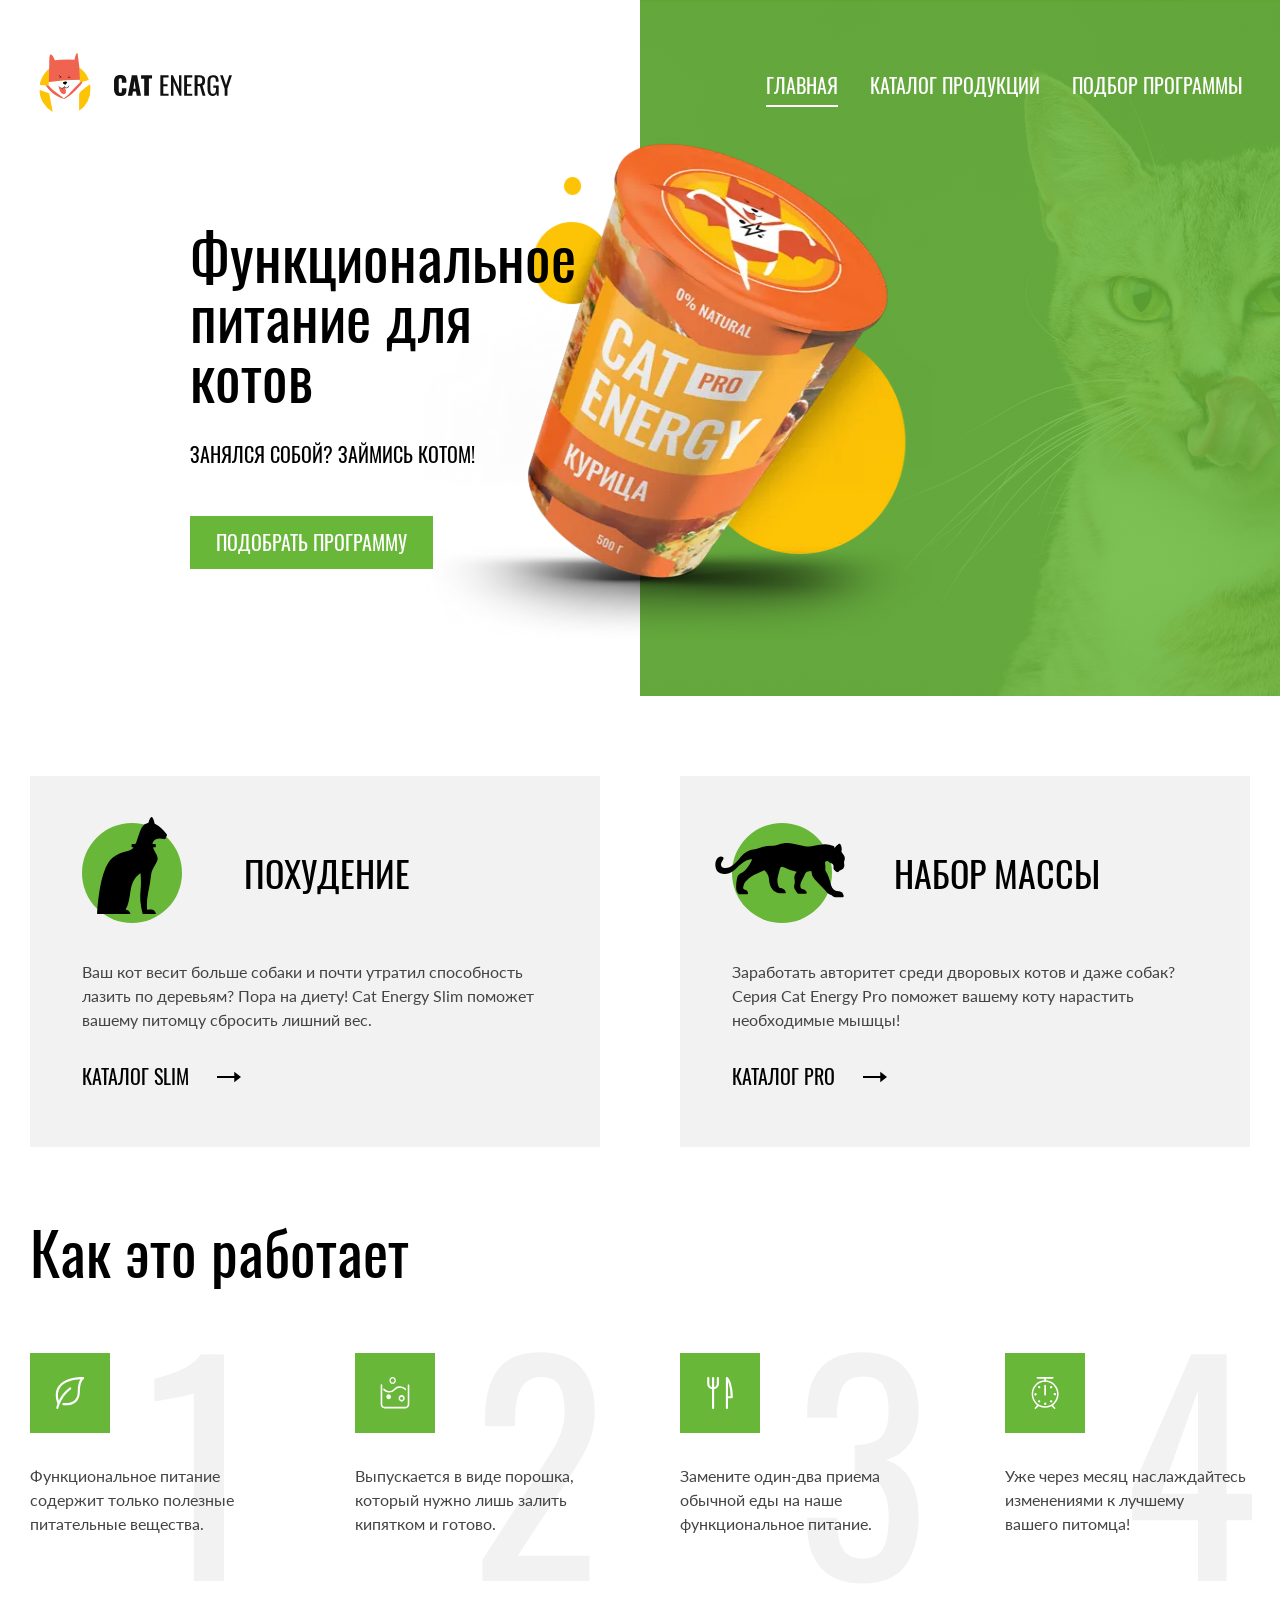
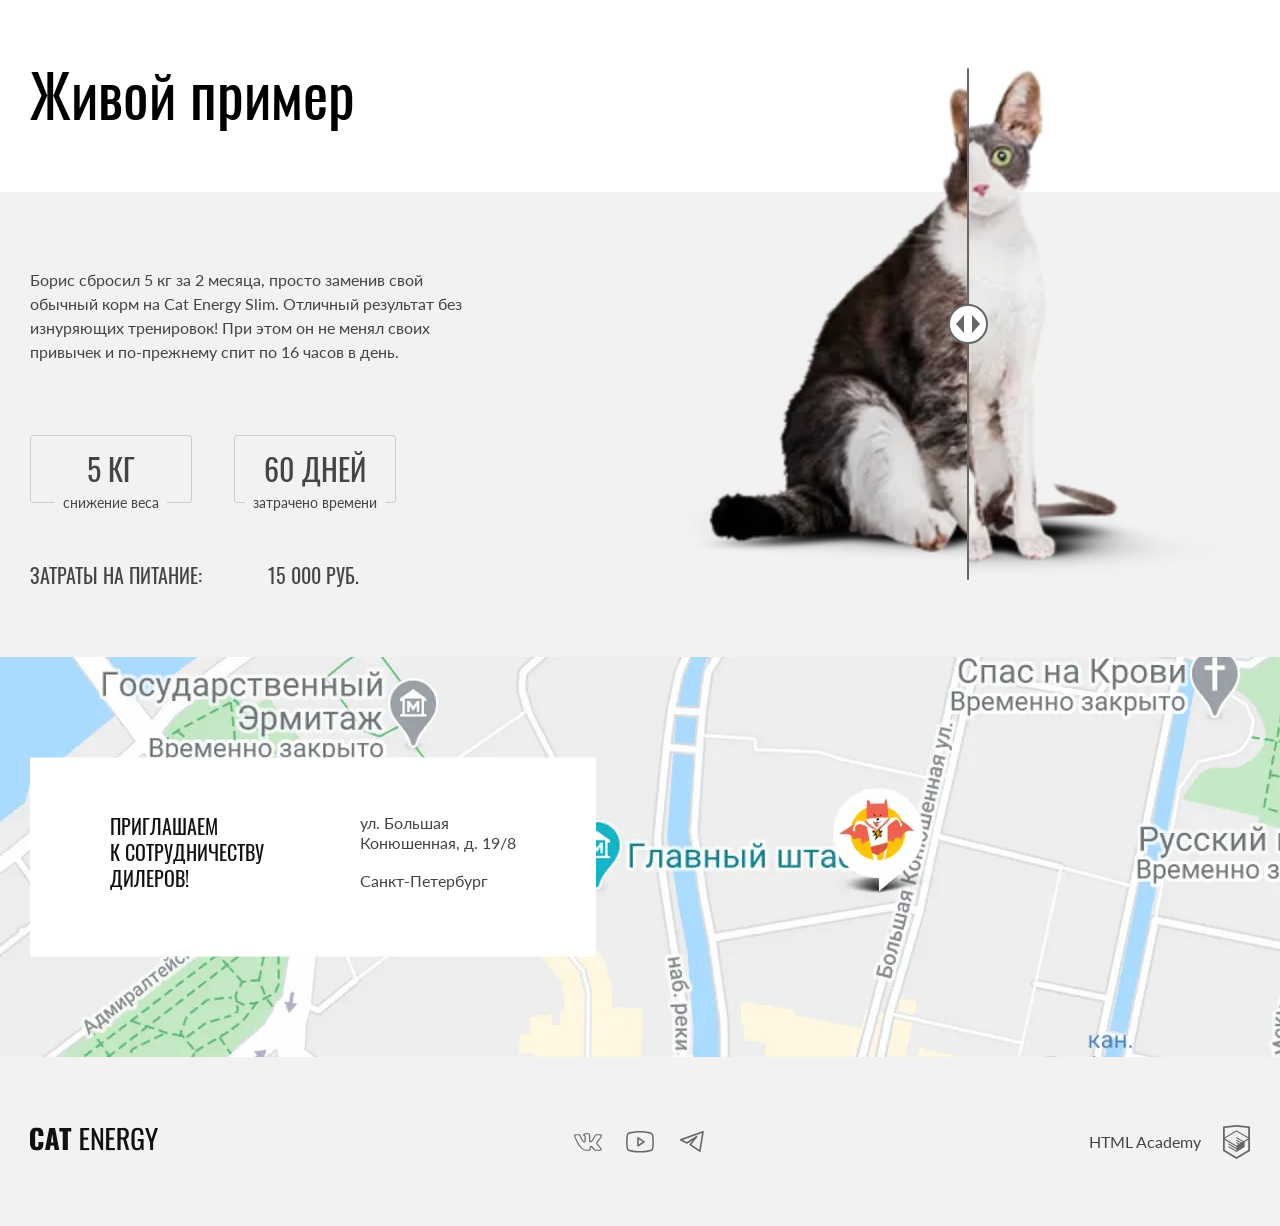
<file: index.html>
<!DOCTYPE html><html class="page" lang="ru"><head><meta charset="UTF-8"><title>Cat Energy - функциональное питание для котов</title><meta name="viewport" content="width=device-width,initial-scale=1"><link rel="apple-touch-icon" sizes="180x180" href="favicons/apple-touch-icon.png"><link rel="icon" type="image/png" sizes="32x32" href="favicons/favicon-32x32.png"><link rel="icon" type="image/png" sizes="16x16" href="favicons/favicon-16x16.png"><link rel="manifest" href="site.webmanifest"><link rel="mask-icon" href="favicons/safari-pinned-tab.svg" color="#5bbad5"><link rel="preload" href="fonts/lato/Lato-Regular.woff2" type="font/woff2" as="font" crossorigin="anonymous"><link rel="preload" href="fonts/oswald/oswaldregular.woff2" type="font/woff2" as="font" crossorigin="anonymous"><meta name="msapplication-TileColor" content="#da532c"><meta name="theme-color" content="#ffffff"><link rel="stylesheet" href="styles/styles.css"><script src="scripts/index.js" defer="defer"></script></head><body class="page__body no-js"><header class="main-header"><a class="logo logo--header" href="index.html"><picture><source type="image/svg+xml" media="(min-width: 1280px)" srcset="images/logo.svg" width="70" height="59"><source type="image/svg+xml" media="(min-width: 768px)" srcset="images/t-logo.svg" width="60" height="50"><img class="main-header__logo-image" src="images/m-logo.svg" width="33" height="38" alt="Логотип белый кот в оранжевом костюме супер героя"></picture><img class="main-header__logo-text" src="images/logo-text.svg" width="101" height="18" alt="Cat Energy"></a><nav class="main-nav"><button class="main-nav__toggle toggle" type="button" id="toggle"><span class="visually-hidden">Показать или скрыть меню</span></button><ul class="main-nav__list menu-list"><li class="menu-list__item"><a class="menu-list__link menu-list__link--current" href="index.html">Главная</a></li><li class="menu-list__item"><a class="menu-list__link" href="catalog.html">Каталог продукции</a></li><li class="menu-list__item"><a class="menu-list__link" href="#">Подбор программы</a></li></ul></nav></header><main class="main"><section class="hero"><div class="hero__wrapper"><h1 class="hero__title">Функциональное питание для котов</h1><p class="hero__text">Занялся собой? Займись котом!</p><picture><source type="image/webp" width="522" height="499" media="(min-width: 1280px)" srcset="images/hero-jar@1x.webp, images/hero-jar@2x.webp 2x"><source type="image/webp" width="709" height="609" media="(min-width: 768px)" srcset="images/t-hero-jar@1x.webp, images/t-hero-jar@2x.webp 2x"><source type="image/webp" width="280" height="270" srcset="images/m-hero-jar@1x.webp, images/m-hero-jar@2x.webp 2x"><source width="522" height="499" type="image/png" media="(min-width: 1280px)" srcset="images/hero-jar@1x.png, images/hero-jar@2x.png 2x"><source width="709" height="609" type="image/png" media="(min-width: 768px)" srcset="images/t-hero-jar@1x.png, images/t-hero-jar@2x.png 2x"><img class="hero__image" loading="lazy" src="images/m-hero-jar@1x.png" srcset="images/m-hero-jar@2x.png 2x" width="280" height="270" alt="Баночка с питанием для котом со вкусом курицы"></picture><a class="hero__button button button--primary" href="#">подобрать программу</a></div></section><section class="program container"><h2 class="visually-hidden">Типы программ питания</h2><ul class="program__list"><li class="program__item program__item--slim"><p class="program__title">похудение</p><p class="program__text">Ваш кот весит больше собаки и почти утратил способность лазить по деревьям? Пора на диету! Cat Energy Slim поможет вашему питомцу сбросить лишний вес.</p><a class="program__link" href="#">каталог SLIM</a></li><li class="program__item program__item--pro"><p class="program__title">набор массы</p><p class="program__text">Заработать авторитет среди дворовых котов и даже собак? Серия Cat Energy Pro поможет вашему коту нарастить необходимые мышцы!</p><a class="program__link" href="#">каталог PRO</a></li></ul></section><section class="usage container"><h2 class="usage__title title">Как это работает</h2><ul class="usage__list"><li class="usage__item usage__item--health"><p class="usage__text">Функциональное питание содержит только полезные питательные вещества.</p></li><li class="usage__item usage__item--water"><p class="usage__text">Выпускается в виде порошка, который нужно лишь залить кипятком и готово.</p></li><li class="usage__item usage__item--food"><p class="usage__text">Замените один-два приема обычной еды на наше функциональное питание.</p></li><li class="usage__item usage__item--time"><p class="usage__text">Уже через месяц наслаждайтесь изменениями к лучшему вашего&nbsp;питомца!</p></li></ul></section><section class="result"><div class="result__wrapper container"><h2 class="result__title title">Живой пример</h2><p class="result__text">Борис сбросил 5 кг за 2 месяца, просто заменив свой обычный корм на Cat Energy Slim. Отличный результат без изнуряющих тренировок! При этом он не менял своих привычек и по-прежнему спит по 16 часов в день.</p><div class="result__indicators"><dl class="result__list"><div class="result__item"><dt>снижение веса</dt><dd>5&nbsp;кг</dd></div><div class="result__item"><dt>затрачено времени</dt><dd>60&nbsp;дней</dd></div></dl><p class="result__price"><span>Затраты на питание:</span><span>15 000 руб.</span></p></div><div class="result__images result-swipe"><div class="result-swipe__image-comparison"><picture><source type="image/webp" width="560" height="512" media="(min-width: 768px)" srcset="images/t-before-cat@1x.webp, images/t-before-cat@2x.webp 2x"><source type="image/webp" width="280" height="256" srcset="images/m-before-cat@1x.webp, images/m-before-cat@2x.webp 2x"><source width="560" height="512" type="image/png" media="(min-width: 768px)" srcset="images/t-before-cat@1x.png, images/t-before-cat@2x.png 2x"><img class="result-swipe__image-comparison-image-before" loading="lazy" src="images/m-before-cat@1x.png" srcset="images/m-before-cat@2x.png 2x" width="280" height="256" alt="Толстый черно белый кот до приема специального питания"></picture><picture><source type="image/webp" width="560" height="512" media="(min-width: 768px)" srcset="images/t-after-cat@1x.webp, images/t-after-cat@2x.webp 2x"><source type="image/webp" width="280" height="256" srcset="images/m-after-cat@1x.webp, images/m-after-cat@2x.webp 2x"><source width="560" height="512" type="image/png" media="(min-width: 768px)" srcset="images/t-after-cat@1x.png, images/t-after-cat@2x.png 2x"><img class="result-swipe__image-comparison-image-after" loading="lazy" src="images/m-after-cat@1x.png" srcset="images/m-after-cat@2x.png 2x" width="280" height="256" alt="Стройный черно белый кот после приема специально питания"></picture><button class="result-swipe__image-comparison-slider" type="button"><span class="visually-hidden">Ползунок движения влево-вправо для просмотра результатов до и после</span></button></div></div></div></section><section class="contacts"><div class="container"><div class="contacts__container"><h2 class="visually-hidden">Контакты</h2><p class="contacts__invite">приглашаем к&nbsp;сотрудничеству дилеров!</p><address class="contacts__address"><span>ул. Большая Конюшенная, д. 19/8</span> <span>Санкт-Петербург</span></address></div></div><div class="contacts__map map"><iframe src="https://yandex.ru/map-widget/v1/?um=constructor%3A3252c56eb5adceb0eb95f85e9c78e60814960c5e96df7453f6b4fe06bf2d7a68&amp;source=constructor" width="500" height="400"></iframe><picture><source type="image/webp" width="1440" height="400" media="(min-width: 1280px)" srcset="images/map@1x.webp, images/map@2x.webp 2x"><source type="image/webp" width="768" height="400" media="(min-width: 768px)" srcset="images/t-map@1x.webp, images/t-map@2x.webp 2x"><source type="image/webp" width="320" height="362" srcset="images/m-map@1x.webp, images/m-map@2x.webp 2x"><source width="1440" height="400" type="image/png" media="(min-width: 1280px)" srcset="images/map@1x.png, images/map@2x.png 2x"><source width="768" height="400" type="image/png" media="(min-width: 768px)" srcset="images/t-map@1x.png, images/t-map@2x.png 2x"><img class="contacts__images" src="images/m-map@1x.png" loading="lazy" srcset="images/m-map@2x.png 2x" width="320" height="362" alt="карта с маркером по адресу ул. Большая Конюшенная, д. 19/8 Санкт-Петербург"></picture></div></section></main><footer class="main-footer"><div class="main-footer__wrapper container"><a class="logo logo--footer" href="index.html"><img class="main-footer__image" src="images/logo-text.svg" width="128" height="24" alt="Cat Energy"></a><section class="main-footer__social social"><h2 class="visually-hidden">Социальные сети</h2><ul class="social__list"><li class="social__item"><a class="social__link social__link--vk" href="#"><span class="visually-hidden">Вконтакте</span></a></li><li class="social__item"><a class="social__link social__link--youtube" href="#"><span class="visually-hidden">Youtube</span></a></li><li class="social__item"><a class="social__link social__link--tg" href="#"><span class="visually-hidden">Телеграмм</span></a></li></ul></section><a class="main-footer__developer" href="https://htmlacademy.ru/intensive/adaptive">HTML Academy</a></div></footer></body></html>
</file>
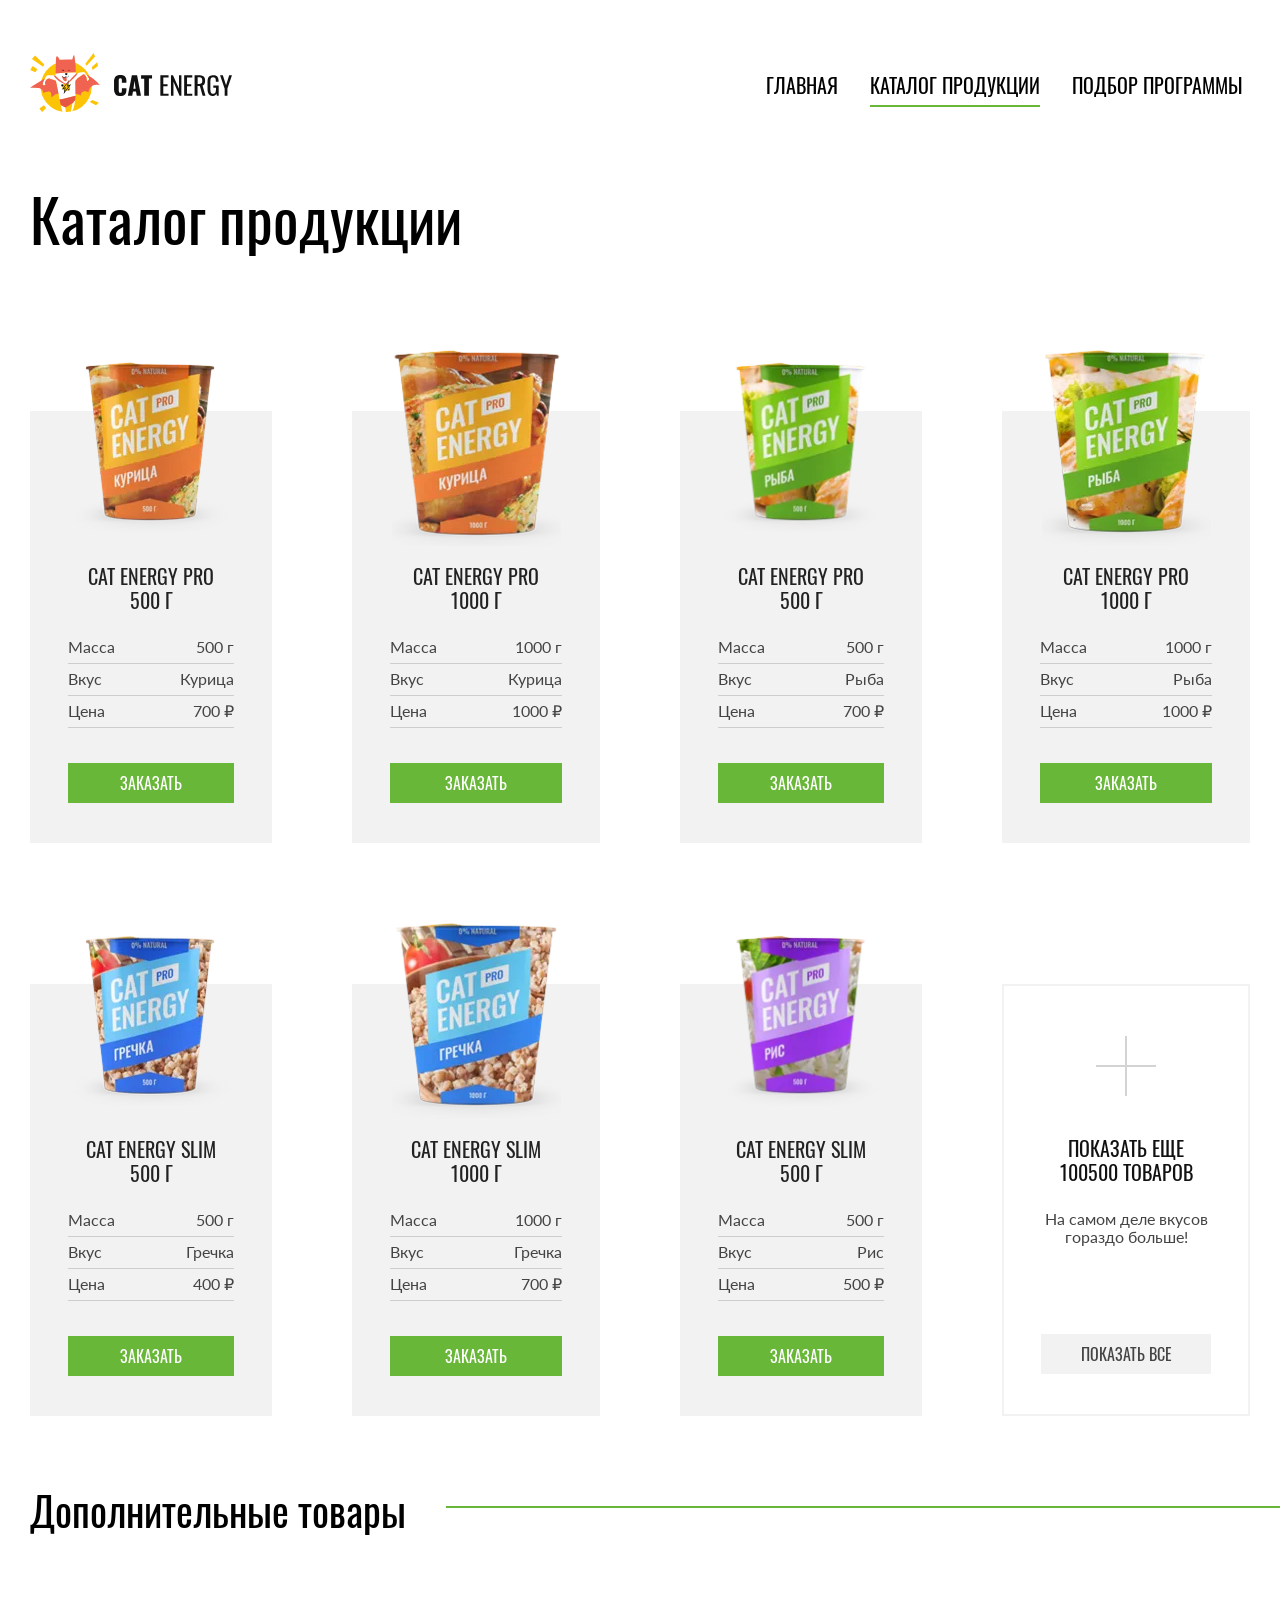
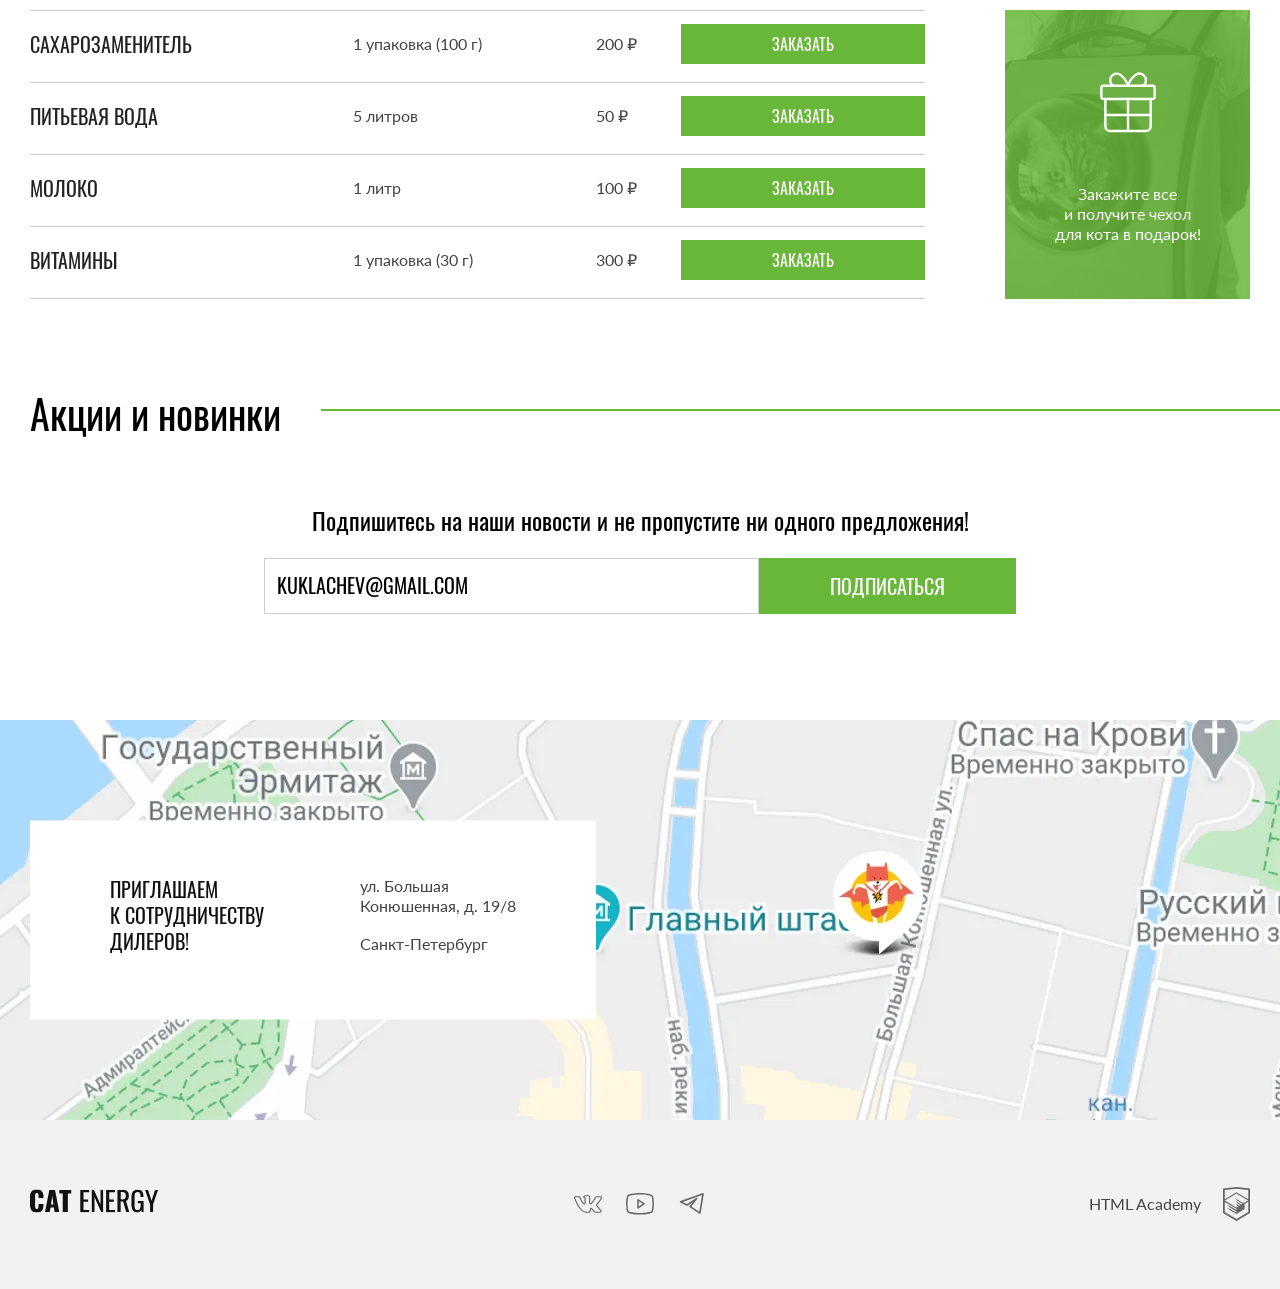
<file: catalog.html>
<!DOCTYPE html><html class="page" lang="ru"><head><meta charset="UTF-8"><title>Каталог продукции Cat Energy</title><meta name="viewport" content="width=device-width,initial-scale=1"><link rel="apple-touch-icon" sizes="180x180" href="favicons/apple-touch-icon.png"><link rel="icon" type="image/png" sizes="32x32" href="favicons/favicon-32x32.png"><link rel="icon" type="image/png" sizes="16x16" href="favicons/favicon-16x16.png"><link rel="manifest" href="site.webmanifest"><link rel="mask-icon" href="favicons/safari-pinned-tab.svg" color="#5bbad5"><link rel="preload" href="fonts/lato/Lato-Regular.woff2" type="font/woff2" as="font" crossorigin="anonymous"><link rel="preload" href="fonts/oswald/oswaldregular.woff2" type="font/woff2" as="font" crossorigin="anonymous"><meta name="msapplication-TileColor" content="#da532c"><meta name="theme-color" content="#ffffff"><link rel="stylesheet" href="styles/styles.css"><script src="scripts/index.js" defer="defer"></script></head><body class="page__body no-js"><header class="main-header main-header--inner"><a class="logo logo--header" href="index.html"><picture><source type="image/svg+xml" media="(min-width: 1280px)" srcset="images/logo.svg" width="70" height="59"><source type="image/svg+xml" media="(min-width: 768px)" srcset="images/t-logo.svg" width="60" height="50"><img class="main-header__logo-image" src="images/m-logo.svg" width="33" height="38" alt="Логотип белый кот в оранжевом костюме супер героя"></picture><img class="main-header__logo-text" src="images/logo-text.svg" width="101" height="18" alt="Cat Energy"></a><nav class="main-nav"><button class="main-nav__toggle toggle" type="button" id="toggle"><span class="visually-hidden">Показать или скрыть меню</span></button><ul class="main-nav__list menu-list"><li class="menu-list__item"><a class="menu-list__link" href="index.html">Главная</a></li><li class="menu-list__item"><a class="menu-list__link menu-list__link--current" href="catalog.html">Каталог продукции</a></li><li class="menu-list__item"><a class="menu-list__link" href="#">Подбор программы</a></li></ul></nav></header><main class="main"><section class="catalog container"><h1 class="catalog__title title">Каталог продукции</h1><ul class="catalog__list"><li class="catalog__item cart"><a class="cart__link-image" href="#" tabindex="-1"><picture><source type="image/webp" width="161" height="172" media="(min-width: 1280px)" srcset="images/catalog/catalog-1@1x.webp, images/catalog/catalog-1@2x.webp 2x"><source type="image/webp" width="161" height="172" media="(min-width: 768px)" srcset="images/catalog/t-catalog-1@1x.webp, images/catalog/t-catalog-1@2x.webp 2x"><source type="image/webp" width="68" height="86" srcset="images/catalog/m-catalog-1@1x.webp, images/catalog/m-catalog-1@2x.webp 2x"><source width="161" height="172" type="image/png" media="(min-width: 1280px)" srcset="images/catalog/catalog-1@1x.png, images/catalog/catalog-1@2x.png 2x"><source width="161" height="172" type="image/png" media="(min-width: 768px)" srcset="images/catalog/t-catalog-1@1x.png, images/catalog/t-catalog-1@2x.png 2x"><img class="cart__image" loading="lazy" src="images/catalog/m-catalog-1@1x.png" srcset="images/catalog/m-catalog-1@2x.png 2x" width="68" height="86" alt="Cat Energy PRO со вкусом курицы"></picture></a><a class="cart__link-title" href="#"><p class="cart__title">Cat Energy PRO 500&nbsp;г</p></a><dl class="cart__characteristics"><div class="cart__value"><dt>Масса</dt><dd>500&nbsp;г</dd></div><div class="cart__value"><dt>Вкус</dt><dd>Курица</dd></div><div class="cart__value"><dt>Цена</dt><dd>700&nbsp;₽</dd></div></dl><a class="cart__button button button--primary" href="#">заказать</a></li><li class="catalog__item cart"><a class="cart__link-image" href="#" tabindex="-1"><picture><source type="image/webp" width="172" height="196" media="(min-width: 1280px)" srcset="images/catalog/catalog-2@1x.webp, images/catalog/catalog-2@2x.webp 2x"><source type="image/webp" width="168" height="206" media="(min-width: 768px)" srcset="images/catalog/t-catalog-2@1x.webp, images/catalog/t-catalog-2@2x.webp 2x"><source type="image/webp" width="84" height="100" srcset="images/catalog/m-catalog-2@1x.webp, images/catalog/m-catalog-2@2x.webp 2x"><source width="172" height="196" type="image/png" media="(min-width: 1280px)" srcset="images/catalog/catalog-2@1x.png, images/catalog/catalog-2@2x.png 2x"><source width="168" height="206" type="image/png" media="(min-width: 768px)" srcset="images/catalog/t-catalog-2@1x.png, images/catalog/t-catalog-2@2x.png 2x"><img class="cart__image" loading="lazy" src="images/catalog/m-catalog-2@1x.png" srcset="images/catalog/m-catalog-2@2x.png 2x" width="84" height="100" alt="Cat Energy PRO со вкусом курицы"></picture></a><a class="cart__link-title" href="#"><p class="cart__title">Cat Energy PRO 1000&nbsp;г</p></a><dl class="cart__characteristics"><div class="cart__value"><dt>Масса</dt><dd>1000&nbsp;г</dd></div><div class="cart__value"><dt>Вкус</dt><dd>Курица</dd></div><div class="cart__value"><dt>Цена</dt><dd>1000&nbsp;₽</dd></div></dl><a class="cart__button button button--primary" href="#">заказать</a></li><li class="catalog__item cart"><a class="cart__link-image" href="#" tabindex="-1"><picture><source type="image/webp" width="161" height="172" media="(min-width: 1280px)" srcset="images/catalog/catalog-3@1x.webp, images/catalog/catalog-3@2x.webp 2x"><source type="image/webp" width="161" height="172" media="(min-width: 768px)" srcset="images/catalog/t-catalog-3@1x.webp, images/catalog/t-catalog-3@2x.webp 2x"><source type="image/webp" width="68" height="86" srcset="images/catalog/m-catalog-3@1x.webp, images/catalog/m-catalog-3@2x.webp 2x"><source width="161" height="172" type="image/png" media="(min-width: 1280px)" srcset="images/catalog/catalog-3@1x.png, images/catalog/catalog-3@2x.png 2x"><source width="161" height="172" type="image/png" media="(min-width: 768px)" srcset="images/catalog/t-catalog-3@1x.png, images/catalog/t-catalog-3@2x.png 2x"><img class="cart__image" loading="lazy" src="images/catalog/m-catalog-3@1x.png" srcset="images/catalog/m-catalog-3@2x.png 2x" width="68" height="86" alt="Cat Energy PRO со вкусом рыбы"></picture></a><a class="cart__link-title" href="#"><p class="cart__title">Cat Energy PRO 500&nbsp;г</p></a><dl class="cart__characteristics"><div class="cart__value"><dt>Масса</dt><dd>500&nbsp;г</dd></div><div class="cart__value"><dt>Вкус</dt><dd>Рыба</dd></div><div class="cart__value"><dt>Цена</dt><dd>700&nbsp;₽</dd></div></dl><a class="cart__button button button--primary" href="#">заказать</a></li><li class="catalog__item cart"><a class="cart__link-image" href="#" tabindex="-1"><picture><source type="image/webp" width="172" height="196" media="(min-width: 1280px)" srcset="images/catalog/catalog-4@1x.webp, images/catalog/catalog-4@2x.webp 2x"><source type="image/webp" width="168" height="206" media="(min-width: 768px)" srcset="images/catalog/t-catalog-4@1x.webp, images/catalog/t-catalog-4@2x.webp 2x"><source type="image/webp" width="84" height="100" srcset="images/catalog/m-catalog-4@1x.webp, images/catalog/m-catalog-4@2x.webp 2x"><source width="172" height="196" type="image/png" media="(min-width: 1280px)" srcset="images/catalog/catalog-4@1x.png, images/catalog/catalog-4@2x.png 2x"><source width="168" height="206" type="image/png" media="(min-width: 768px)" srcset="images/catalog/t-catalog-4@1x.png, images/catalog/t-catalog-4@2x.png 2x"><img class="cart__image" loading="lazy" src="images/catalog/m-catalog-4@1x.png" srcset="images/catalog/m-catalog-4@2x.png 2x" width="84" height="100" alt="Cat Energy PRO со вкусом рыбы"></picture></a><a class="cart__link-title" href="#"><p class="cart__title">Cat Energy PRO 1000&nbsp;г</p></a><dl class="cart__characteristics"><div class="cart__value"><dt>Масса</dt><dd>1000&nbsp;г</dd></div><div class="cart__value"><dt>Вкус</dt><dd>Рыба</dd></div><div class="cart__value"><dt>Цена</dt><dd>1000&nbsp;₽</dd></div></dl><a class="cart__button button button--primary" href="#">заказать</a></li><li class="catalog__item cart"><a class="cart__link-image" href="#" tabindex="-1"><picture><source type="image/webp" width="161" height="172" media="(min-width: 1280px)" srcset="images/catalog/catalog-5@1x.webp, images/catalog/catalog-5@2x.webp 2x"><source type="image/webp" width="161" height="172" media="(min-width: 768px)" srcset="images/catalog/t-catalog-5@1x.webp, images/catalog/t-catalog-5@2x.webp 2x"><source type="image/webp" width="68" height="86" srcset="images/catalog/m-catalog-5@1x.webp, images/catalog/m-catalog-5@2x.webp 2x"><source width="161" height="172" type="image/png" media="(min-width: 1280px)" srcset="images/catalog/catalog-5@1x.png, images/catalog/catalog-5@2x.png 2x"><source width="161" height="172" type="image/png" media="(min-width: 768px)" srcset="images/catalog/t-catalog-5@1x.png, images/catalog/t-catalog-5@2x.png 2x"><img class="cart__image" loading="lazy" src="images/catalog/m-catalog-5@1x.png" srcset="images/catalog/m-catalog-5@2x.png 2x" width="68" height="86" alt="Cat Energy SLIM со вкусом гречи"></picture></a><a class="cart__link-title" href="#"><p class="cart__title">Cat Energy SLIM 500&nbsp;г</p></a><dl class="cart__characteristics"><div class="cart__value"><dt>Масса</dt><dd>500&nbsp;г</dd></div><div class="cart__value"><dt>Вкус</dt><dd>Гречка</dd></div><div class="cart__value"><dt>Цена</dt><dd>400&nbsp;₽</dd></div></dl><a class="cart__button button button--primary" href="#">заказать</a></li><li class="catalog__item cart"><a class="cart__link-image" href="#" tabindex="-1"><picture><source type="image/webp" width="172" height="196" media="(min-width: 1280px)" srcset="images/catalog/catalog-6@1x.webp, images/catalog/catalog-6@2x.webp 2x"><source type="image/webp" width="168" height="206" media="(min-width: 768px)" srcset="images/catalog/t-catalog-6@1x.webp, images/catalog/t-catalog-6@2x.webp 2x"><source type="image/webp" width="84" height="100" srcset="images/catalog/m-catalog-6@1x.webp, images/catalog/m-catalog-6@2x.webp 2x"><source width="172" height="196" type="image/png" media="(min-width: 1280px)" srcset="images/catalog/catalog-6@1x.png, images/catalog/catalog-6@2x.png 2x"><source width="168" height="206" type="image/png" media="(min-width: 768px)" srcset="images/catalog/t-catalog-6@1x.png, images/catalog/t-catalog-6@2x.png 2x"><img class="cart__image" loading="lazy" src="images/catalog/m-catalog-6@1x.png" srcset="images/catalog/m-catalog-6@2x.png 2x" width="84" height="100" alt="Cat Energy SLIM со вкусом гречи"></picture></a><a class="cart__link-title" href="#"><p class="cart__title">Cat Energy SLIM 1000&nbsp;г</p></a><dl class="cart__characteristics"><div class="cart__value"><dt>Масса</dt><dd>1000&nbsp;г</dd></div><div class="cart__value"><dt>Вкус</dt><dd>Гречка</dd></div><div class="cart__value"><dt>Цена</dt><dd>700&nbsp;₽</dd></div></dl><a class="cart__button button button--primary" href="#">заказать</a></li><li class="catalog__item cart"><a class="cart__link-image" href="#" tabindex="-1"><picture><source type="image/webp" width="161" height="172" media="(min-width: 1280px)" srcset="images/catalog/catalog-7@1x.webp, images/catalog/catalog-7@2x.webp 2x"><source type="image/webp" width="161" height="172" media="(min-width: 768px)" srcset="images/catalog/t-catalog-7@1x.webp, images/catalog/t-catalog-7@2x.webp 2x"><source type="image/webp" width="68" height="86" srcset="images/catalog/m-catalog-7@1x.webp, images/catalog/m-catalog-7@2x.webp 2x"><source width="161" height="172" type="image/png" media="(min-width: 1280px)" srcset="images/catalog/catalog-7@1x.png, images/catalog/catalog-7@2x.png 2x"><source width="161" height="172" type="image/png" media="(min-width: 768px)" srcset="images/catalog/t-catalog-7@1x.png, images/catalog/t-catalog-7@2x.png 2x"><img class="cart__image" loading="lazy" src="images/catalog/m-catalog-7@1x.png" srcset="images/catalog/m-catalog-7@2x.png 2x" width="68" height="86" alt="Cat Energy SLIM со вкусом риса"></picture></a><a class="cart__link-title" href="#"><p class="cart__title">Cat Energy SLIM 500&nbsp;г</p></a><dl class="cart__characteristics"><div class="cart__value"><dt>Масса</dt><dd>500&nbsp;г</dd></div><div class="cart__value"><dt>Вкус</dt><dd>Рис</dd></div><div class="cart__value"><dt>Цена</dt><dd>500&nbsp;₽</dd></div></dl><a class="cart__button button button--primary" href="#">заказать</a></li><li class="catalog__item catalog__item--outline"><div class="pagination"><p class="pagination__title">Показать еще 100500 товаров</p><p class="pagination__text">На самом деле вкусов гораздо больше!</p><button class="pagination__button button button--secondary" type="button">показать все</button></div></li></ul></section><section class="upsell container"><h2 class="upsell__main-title title title--decor">Дополнительные товары</h2><ul class="upsell__list"><li class="upsell__item"><div class="upsell__wrapper"><p class="upsell__title">Сахарозаменитель</p><dl class="upsell__characteristics"><dt class="visually-hidden">Масса</dt><dd class="upsell__weight">1 упаковка (100&nbsp;г)</dd><dt class="visually-hidden">Цена</dt><dd class="upsell__price">200&nbsp;₽</dd></dl></div><a class="upsell__button button button--primary" href="#">заказать</a></li><li class="upsell__item"><div class="upsell__wrapper"><p class="upsell__title">Питьевая вода</p><dl class="upsell__characteristics"><dt class="visually-hidden">Масса</dt><dd class="upsell__weight">5 литров</dd><dt class="visually-hidden">Цена</dt><dd class="upsell__price">50&nbsp;₽</dd></dl></div><a class="upsell__button button button--primary" href="#">заказать</a></li><li class="upsell__item"><div class="upsell__wrapper"><p class="upsell__title">молоко</p><dl class="upsell__characteristics"><dt class="visually-hidden">Масса</dt><dd class="upsell__weight">1 литр</dd><dt class="visually-hidden">Цена</dt><dd class="upsell__price">100&nbsp;₽</dd></dl></div><a class="upsell__button button button--primary" href="#">заказать</a></li><li class="upsell__item"><div class="upsell__wrapper"><p class="upsell__title">витамины</p><dl class="upsell__characteristics"><dt class="visually-hidden">Масса</dt><dd class="upsell__weight">1 упаковка (30&nbsp;г)</dd><dt class="visually-hidden">Цена</dt><dd class="upsell__price">300&nbsp;₽</dd></dl></div><a class="upsell__button button button--primary" href="#">заказать</a></li></ul><div class="gifts"><p class="gifts__text">Закажите все и&nbsp;получите чехол для кота в подарок!</p></div></section><section class="subscribe container"><h2 class="subscribe__title title title--decor">Акции и новинки</h2><form class="subscribe__form form" action="https://echo.htmlacademy.ru" method="post"><p class="form__text">Подпишитесь на наши новости и не пропустите ни одного предложения!</p><div class="form__wrapper"><label class="visually-hidden" for="email">Введите свой E-mail</label> <input class="form__input" id="email" name="email" type="text" value="kuklachev@gmail.com" placeholder="Введите свой E-mail"> <button class="form__button button button--primary" type="submit">Подписаться</button></div></form></section><section class="contacts"><div class="container"><div class="contacts__container"><h2 class="visually-hidden">Контакты</h2><p class="contacts__invite">приглашаем к&nbsp;сотрудничеству дилеров!</p><address class="contacts__address"><span>ул. Большая Конюшенная, д. 19/8</span> <span>Санкт-Петербург</span></address></div></div><div class="contacts__map map"><iframe src="https://yandex.ru/map-widget/v1/?um=constructor%3A3252c56eb5adceb0eb95f85e9c78e60814960c5e96df7453f6b4fe06bf2d7a68&amp;source=constructor" width="500" height="400"></iframe><picture><source type="image/webp" width="1440" height="400" media="(min-width: 1280px)" srcset="images/map@1x.webp, images/map@2x.webp 2x"><source type="image/webp" width="768" height="400" media="(min-width: 768px)" srcset="images/t-map@1x.webp, images/t-map@2x.webp 2x"><source type="image/webp" width="320" height="362" srcset="images/m-map@1x.webp, images/m-map@2x.webp 2x"><source width="1440" height="400" type="image/png" media="(min-width: 1280px)" srcset="images/map@1x.png, images/map@2x.png 2x"><source width="768" height="400" type="image/png" media="(min-width: 768px)" srcset="images/t-map@1x.png, images/t-map@2x.png 2x"><img class="contacts__images" src="images/m-map@1x.png" loading="lazy" srcset="images/m-map@2x.png 2x" width="320" height="362" alt="карта с маркером по адресу ул. Большая Конюшенная, д. 19/8 Санкт-Петербург"></picture></div></section></main><footer class="main-footer"><div class="main-footer__wrapper container"><a class="logo logo--footer" href="index.html"><img class="main-footer__image" src="images/logo-text.svg" width="128" height="24" alt="Cat Energy"></a><section class="main-footer__social social"><h2 class="visually-hidden">Социальные сети</h2><ul class="social__list"><li class="social__item"><a class="social__link social__link--vk" href="#"><span class="visually-hidden">Вконтакте</span></a></li><li class="social__item"><a class="social__link social__link--youtube" href="#"><span class="visually-hidden">Youtube</span></a></li><li class="social__item"><a class="social__link social__link--tg" href="#"><span class="visually-hidden">Телеграмм</span></a></li></ul></section><a class="main-footer__developer" href="https://htmlacademy.ru/intensive/adaptive">HTML Academy</a></div></footer></body></html>
</file>
<file: styles/styles.css>
:root{--text-basic-color:#444;--text-secondary-color:#000;--text-title-color:#222;--text-light-color:#fff;--basic-background-color:#68b738;--basic-background:#68b738d9;--secondary-background:#f2f2f2;--icon-color:#666;--button-basic:#68b738;--button-secondary:#f2f2f2}@font-face{font-family:Lato;font-weight:400;font-style:normal;src:url(../fonts/lato/Lato-Regular.woff2)format("woff2");font-display:swap}@font-face{font-family:Oswald;font-weight:400;font-style:normal;src:url(../fonts/oswald/oswaldregular.woff2)format("woff2");font-display:swap}.page{height:100%}.page__body{color:var(--text-basic-color,#444);background-color:#fff;flex-direction:column;height:100%;margin:0;font-family:Lato,Arial,sans-serif;font-size:14px;line-height:1.28;display:flex}@media (width>=768px){.page__body{font-size:16px;line-height:1.5}}@media (width>=1280px){.page__body{position:relative}}.page__body.page__body--open{overflow:hidden}.main{flex-grow:1}.visually-hidden{position:fixed;transform:scale(0)}.container{max-width:280px;margin:0 auto}@media (width>=768px){.container{max-width:708px}}@media (width>=1280px){.container{max-width:1220px;margin:0 auto}}@media (width<=765px){.no-js .main-header{flex-direction:column}.no-js .main-nav{width:100%}.no-js .toggle{display:none}.no-js .main-nav__list{display:block}}.no-js iframe{display:none}.toggle{background-color:#0000;border:none;padding:3px 0 0}@media (width>=768px){.toggle{display:none}}.toggle:before{content:"";background-image:url(../icons/stack.svg#menu_open);width:24px;height:24px;display:block}.button{text-transform:uppercase;text-align:center;cursor:pointer;border:none;padding:10px 26px;font-family:Oswald,Arial,sans-serif;font-size:16px;line-height:1.25;text-decoration:none;display:block}.button--primary{background-color:var(--button-basic,#68b738);color:var(--text-light-color,#fff)}.button--primary:active{color:#ffffff4d;background-color:#5eaa2f}.button--primary:hover,.button--primary:focus{background-color:#5eaa2f}.button--secondary{background-color:var(--button-secondary,#f2f2f2);color:var(--text-basic-color,#444)}.button--secondary:active,.button--secondary:hover,.button--secondary:focus{background-color:#ebebeb}.title{color:#000;margin:0 0 40px;font-family:Oswald,Arial,sans-serif;font-size:36px;font-weight:400;line-height:1.11}@media (width>=768px){.title{font-size:60px;line-height:1}}.title--decor{background:#fff;width:-moz-fit-content;width:fit-content;font-size:24px;line-height:1;position:relative;box-shadow:-40px 0 #fff,40px 0 #fff}@media (width>=768px){.title--decor{font-size:32px;line-height:1}}@media (width>=1280px){.title--decor{font-size:40px}}.title--decor:before{content:"";z-index:-1;background:var(--basic-background-color,#68b738);box-shadow:100vw 0 0 0 var(--basic-background-color,#68b738);width:100vw;height:2px;display:block;position:absolute;top:10px;right:0}@media (width>=768px){.title--decor:before{top:14px}}@media (width>=1280px){.title--decor:before{top:16px}}@media (width>=768px){.form{max-width:632px;margin:auto}}@media (width>=1280px){.form{max-width:769px}}.form__text{color:var(--text-secondary-color,#000);text-align:center;margin:0 0 24px;font-family:Oswald,Arial,sans-serif;font-size:16px;line-height:1.5}@media (width>=768px){.form__text{max-width:632px;margin:auto auto 24px;font-size:24px;line-height:1.33}}@media (width>=1280px){.form__text{max-width:750px;margin:auto auto 21px}}.form__wrapper{flex-direction:column;gap:16px;display:flex}@media (width>=768px){.form__wrapper{flex-direction:row;gap:0;max-width:752px;margin:auto}}.form__input{text-transform:uppercase;border:1px solid #cdcdcd;padding:12px;font-family:Oswald,Arial,sans-serif;font-size:20px;line-height:1.48}@media (width>=768px){.form__input{width:353px}}@media (width>=1280px){.form__input{width:479px}}.form__input--error{z-index:1;box-shadow:0 0 0 2px #ff8282}.form__button{width:100%;padding:15px 26px;font-size:20px;line-height:1.3}@media (width>=768px){.form__button{width:256px}}@media (width>=1280px){.form__button{width:261px}}.main-header{z-index:1;justify-content:space-between;align-items:center;padding:11px 20px 12px;display:flex}@media (width>=768px){.main-header{gap:10px;padding:25px 30px 12px}}@media (width>=1280px){.main-header{width:1220px;margin:0 auto;padding-top:53px}}.main-header--inner .menu-list__link--current{-webkit-text-decoration-color:var(--button-basic,#68b738);text-decoration-color:var(--button-basic,#68b738)}@media (width>=1280px){.main-header--inner .menu-list__link{color:var(--text-secondary-color,#000)}}.main-header__logo-image:hover{opacity:.8}.main-header__logo-image:active{opacity:.6}.main-header__logo-image:focus,.main-header__logo-text:hover{opacity:.8}.main-header__logo-text:active{opacity:.6}.main-header__logo-text:focus{opacity:.8}.main-header__logo-text{height:auto;margin:auto}@media (width>=768px){.main-header__logo-text{margin:0}}@media (width>=1280px){.main-header__logo-text{width:118px}}.logo{align-items:center;display:flex}.logo--header{flex-grow:1}@media (width>=768px){.logo--header{gap:13px}}@media (width>=1280px){.logo--header{gap:14px}}.logo--footer{text-align:center;margin-top:40px;margin-bottom:16px;display:block}@media (width>=768px){.logo--footer{margin:0}}.logo--footer:active{opacity:.6}.logo--footer:hover,.logo--footer:focus{opacity:.8}@media (width>=1280px){.main-nav{max-width:50%}}.main-nav__list{display:none}@media (width>=768px){.main-nav__list{flex-wrap:wrap;gap:18px;display:flex}}.main-nav--open .main-nav__list{z-index:10;background-color:#fff;flex-direction:column;align-items:center;width:100%;display:flex;position:fixed;top:65px;left:0}.main-nav--open .toggle:before{background-image:url(../icons/stack.svg#menu_close)}.menu-list{margin:0;padding:0;list-style:none}.menu-list__item{text-align:center;border-top:1px solid #e6e6e6;width:100%}@media (width>=768px){.menu-list__item{border:none;width:auto}}.menu-list__item:last-child{border-bottom:1px solid #e6e6e6}@media (width>=768px){.menu-list__item:last-child{border:none}}.menu-list__link{color:var(--text-secondary-color,#000);text-transform:uppercase;padding-top:22px;padding-bottom:24px;font-family:Oswald,Arial,sans-serif;font-size:20px;line-height:1;text-decoration:none;display:block;position:relative}@media (width>=768px){.menu-list__link{padding:7px;font-size:18px;line-height:1.33}}@media (width>=1280px){.menu-list__link{color:#fff;font-size:20px}}.menu-list__link--current{text-decoration:underline;-webkit-text-decoration-color:var(--button-basic,#68b738);text-decoration-color:var(--button-basic,#68b738);text-underline-offset:11px;text-decoration-thickness:2px}@media (width>=1280px){.menu-list__link--current{text-decoration-color:#fff}}.menu-list__link:active{opacity:.3}.menu-list__link:hover,.menu-list__link:focus{opacity:.6}.hero{color:var(--text-light-color,#fff);text-align:center;position:relative}@media (width>=768px){.hero{color:var(--text-secondary-color,#000);text-align:left;background:0 0;display:block;position:static}}.hero__wrapper{margin:0 auto;padding:0;display:grid}@media (width>=768px){.hero__wrapper{padding:27px 30px 0}}@media (width>=1280px){.hero__wrapper{--height-before:695px;grid-template-columns:1fr 1fr;max-width:1220px;padding:64px 190px}}.hero__wrapper:before{content:"";background-image:linear-gradient(var(--basic-background,#68b738d9)100%,#fff 100%),url(../images/m-hero-bg@1x.jpg),linear-gradient(to right,#32521e 50%,#2e3e23 50%);background-position:top;background-repeat:no-repeat;background-size:auto 100%;background-color:var(--button-basic,#68b738);z-index:-1;grid-area:1/1/4;display:block;left:0}@media (resolution>=2dppx){.hero__wrapper:before{background-image:linear-gradient(var(--basic-background,#68b738d9)100%,#fff 100%),url(../images/m-hero-bg@1x.jpg),linear-gradient(to right,#32521e 50%,#2e3e23 50%)}}@media (width>=768px){.hero__wrapper:before{color:var(--text-secondary-color,#000);text-align:left;background:0 0;position:static}}@media (width>=1280px){.hero__wrapper:before{background-image:linear-gradient(var(--basic-background,#68b738d9)100%,#68b738),url(../images/hero-bg@1x.jpg),linear-gradient(#2b421c 50%,#2b421c 50%);background-repeat:no-repeat;background-color:var(--button-basic,#68b738);height:var(--height-before);background-position:0 100%;background-size:auto;width:50%;position:absolute;top:0;left:auto;right:0}}@media (width>=1280px) and (resolution>=2dppx){.hero__wrapper:before{background-image:linear-gradient(var(--basic-background,#68b738d9)100%,#68b738),url(../images/hero-bg@2x.jpg),linear-gradient(#2b421c 50%,#2b421c 50%)}}.hero picture{display:contents}.hero__title{grid-area:1/1;max-width:396px;margin:0 auto 25px;padding-top:27px;font-family:Oswald,Arial,sans-serif;font-size:36px;font-weight:400;line-height:1;position:relative}@media (width>=768px){.hero__title{max-width:480px;margin-top:20px;margin-bottom:40px;margin-left:90px;padding:0;font-size:60px}}@media (width>=1280px){.hero__title{grid-area:auto;margin-top:32px;margin-bottom:38px;margin-left:0}}.hero__text{text-transform:uppercase;z-index:2;grid-area:2/1;margin:0 10px 32px;font-family:Oswald,Arial,sans-serif;font-size:14px;line-height:1;position:relative}@media (width>=768px){.hero__text{margin-bottom:50px;margin-left:90px;font-size:20px}}@media (width>=1280px){.hero__text{grid-area:auto;margin-bottom:18px;margin-left:0}}.hero__image{vertical-align:middle;grid-area:3/1/5;margin:auto;position:relative}@media (width>=768px){.hero__image{z-index:-1;order:4;margin-top:-28px}}@media (width>=1280px){.hero__image{grid-area:1/2/12/-1;margin-top:-51px;margin-left:-29%}}.hero__button{z-index:1;margin-left:20px;margin-right:20px;position:relative}@media (width>=768px){.hero__button{grid-area:3/1/4/2;width:-moz-fit-content;width:fit-content;margin-left:90px;padding:14px 26px;font-size:20px}}@media (width>=1280px){.hero__button{grid-area:auto;width:max-content;max-width:420px;height:-moz-fit-content;height:fit-content;margin-top:34px;margin-left:0}}.program{padding-top:20px;padding-bottom:5px}@media (width>=768px){.program{padding-top:0}}@media (width>=1280px){.program{padding-top:70px;padding-bottom:26px}}.program__list{flex-direction:column;gap:20px;margin:0;padding:0;list-style:none;display:flex}@media (width>=768px){.program__list{gap:30px}}@media (width>=1280px){.program__list{grid-template-columns:1fr 1fr;gap:80px;display:grid}}.program__item{background-color:var(--secondary-background,#f2f2f2);--bgc:#000;grid-template-rows:auto auto;grid-template-columns:70px auto;padding:21px 20px 22px;display:grid;position:relative}@media (width>=768px){.program__item{grid-template-columns:1fr 200px;align-items:center;column-gap:20px;padding:65px 53px}}@media (width>=1280px){.program__item{grid-template-rows:1fr auto;grid-template-columns:100px 1fr;column-gap:62px;padding:47px 52px 55px}}.program__item:after{content:"";background-color:var(--basic-background-color,#68b738);background-size:50px 50px;border-radius:50%;width:50px;height:50px;display:block;position:absolute;top:25px;left:23px}@media (width>=768px){.program__item:after{grid-area:1/2/4/3;align-self:center;width:200px;height:200px;top:26px;left:-10px;right:0}}@media (width>=1280px){.program__item:after{grid-column:1/2;width:100px;height:100px;top:0;left:0}}.program__item:before{content:"";vertical-align:middle;-webkit-mask-position:50%;mask-position:50%;-webkit-mask-repeat:no-repeat;mask-repeat:no-repeat;-webkit-mask-image:var(--icon-program);mask-image:var(--icon-program);background-color:var(--bgc);z-index:1;display:inline-block;position:relative}@media (width>=768px){.program__item:before{grid-area:1/2/4/3;align-self:center}}.program__item--slim{--icon-program:url(../icons/stack.svg#slim_cat)}.program__item--slim:before{width:36px;height:50px;left:10px}@media (width>=768px){.program__item--slim:before{align-self:flex-start;width:140px;height:194px;top:15px;bottom:19px;left:20px}}@media (width>=1280px){.program__item--slim:before{grid-column:1/2;width:70px;height:97px;top:-6px;left:15px}}.program__item--pro{--icon-program:url(../icons/stack.svg#pro_cat)}.program__item--pro:before{width:67px;height:28px;top:15px;left:-10px}@media (width>=768px){.program__item--pro:before{align-self:flex-start;width:268px;height:112px;top:68px;left:-42px}}@media (width>=1280px){.program__item--pro:before{grid-column:1/2;width:134px;height:56px;top:20px;left:-18px}}.program__title{text-transform:uppercase;color:var(--text-secondary-color,#000);margin:9px 0 0;font-family:Oswald,Arial,sans-serif;font-size:24px;line-height:1.54}@media (width>=768px){.program__title{grid-column:1/2;margin-top:12px;margin-bottom:24px;font-size:36px;line-height:1}}@media (width>=1280px){.program__title{grid-area:1/2/4/3;align-content:center;min-height:100px;margin:0}}.program__text{border-bottom:1px solid #d9d9d9;grid-column:1/-1;margin:0 0 18px;padding-top:26px;padding-bottom:23px}@media (width>=768px){.program__text{border:none;grid-column:1/2;max-width:344px;margin-bottom:56px;padding:0}}@media (width>=1280px){.program__text{grid-column:1/3;max-width:100%;margin-top:37px;margin-bottom:30px}}.program__link{color:var(--text-secondary-color,#000);text-transform:uppercase;grid-column:1/-1;align-items:center;gap:15px;font-family:Oswald,Arial,sans-serif;font-size:16px;line-height:1;text-decoration:none;display:flex}@media (width>=768px){.program__link{grid-column:1/2;gap:25px;font-size:20px}}@media (width>=1280px){.program__link{grid-column:1/-1;gap:28px;line-height:1.48}}.program__link:after{content:"";background-image:url(../icons/stack.svg#arrow);background-position:-8px;background-repeat:no-repeat;width:32px;height:12px;display:block}.program__link:hover:after,.program__link:focus:after{background-position:0}.program__link:active{opacity:.6}.usage{padding-top:18px;padding-bottom:49px}@media (width>=768px){.usage{padding-top:37px;padding-bottom:35px}}@media (width>=1280px){.usage{padding-top:48px;padding-bottom:0}}.usage__title{margin:0}.usage__list{flex-direction:column;gap:20px;margin:40px 0 0;padding:0;list-style:none;display:flex}@media (width>=768px){.usage__list{counter-reset:example 0;grid-template-columns:1fr 1fr;gap:37px 59px;margin-top:71px;display:grid}}@media (width>=1280px){.usage__list{grid-template-columns:repeat(4,1fr);gap:80px;margin-top:72px}}.usage__item{align-items:center;gap:20px;display:flex;position:relative}@media (width>=768px){.usage__item{counter-increment:myIndex;flex-direction:column;align-items:flex-start;min-height:280px}.usage__item:after{content:counter(myIndex);color:#f2f2f2;z-index:-1;font-family:Oswald,Arial,sans-serif;font-size:280px;line-height:.73;position:absolute;top:0;left:116px}}@media (width>=1280px){.usage__item:after{line-height:1;top:-38px;right:0}}.usage__item:before{content:"";background-image:var(--icon-usage);background-color:var(--basic-background-color,#68b738);background-position:50%;background-repeat:no-repeat;background-size:30px 32px;align-self:flex-start;min-width:60px;height:60px;display:inline-block}@media (width>=768px){.usage__item:before{width:80px;height:80px}}.usage__item--health{--icon-usage:url(../icons/stack.svg#leaf)}.usage__item--water{--icon-usage:url(../icons/stack.svg#water)}.usage__item--food{--icon-usage:url(../icons/stack.svg#eat)}.usage__item--time{--icon-usage:url(../icons/stack.svg#time)}.usage__text{margin:0}@media (width>=768px){.usage__text{max-width:246px;margin-top:11px}}.result{background-color:#eaeaea;padding-top:25px;padding-bottom:43px}@media (width>=768px){.result{background-image:linear-gradient(to top,var(--secondary-background,#f2f2f2)465px,#fff 465px);padding-top:17px;padding-bottom:101px}}@media (width>=1280px){.result{padding-top:30px;padding-bottom:72px}.result__wrapper{grid-template-columns:1fr 1fr;column-gap:92px;display:grid}}.result__title{margin:0 0 40px}@media (width>=1280px){.result__title{grid-column:1/2;margin:0 0 70px}}.result__text{margin:0 0 20px}@media (width>=768px){.result__text{max-width:706px;margin-bottom:55px;padding-top:19px}}@media (width>=1280px){.result__text{max-width:433px;margin:0;padding-top:75px}}.result__list{text-align:center;justify-content:space-between;align-items:flex-start;gap:32px;display:flex}@media (width>=768px){.result__list{gap:43px;margin:0}}@media (width>=1280px){.result__list{justify-content:normal;gap:42px}}.result__list dt{background-color:#eaeaea;max-width:70px;margin-top:-10px;padding-left:8px;padding-right:8px;font-size:12px;line-height:1}@media (width>=768px){.result__list dt{min-width:initial;background-color:#fff;max-width:135px;margin-top:-9px;font-size:14px}}@media (width>=1280px){.result__list dt{background-color:#f2f2f2;margin-top:-7px}}.result__list dd{text-transform:uppercase;box-sizing:border-box;border:1px solid #cdcdcd;border-radius:3px;width:124px;margin:0;padding:16px 0;font-family:Oswald,Arial,sans-serif;font-size:24px;line-height:1}@media (width>=768px){.result__list dd{width:162px;padding:17px 0;font-size:30px;line-height:1.23}}@media (width>=1280px){.result__list dd{padding:15px 18px}}.result__item{flex-direction:column-reverse;align-items:center;max-width:124px;display:flex}@media (width>=768px){.result__item{min-width:162px}}.result__price{text-transform:uppercase;text-align:center;margin:20px 0 0;font-family:Oswald,Arial,sans-serif;font-size:14px;line-height:1.42}@media (width>=768px){.result__price{flex-direction:column;align-self:center;align-items:flex-end;gap:9px;margin:0;font-size:20px;line-height:1;display:flex}}@media (width>=1280px){.result__price{text-align:left;flex-direction:row;align-self:normal;gap:66px;margin-top:0}}.result__images{width:-moz-fit-content;width:fit-content;margin-top:20px}@media (width>=1280px){.result__images{grid-area:1/2/4/3}}@media (width>=768px){.result__indicators{justify-content:space-between;display:flex}}@media (width>=1280px){.result__indicators{flex-direction:column;align-self:center;gap:55px;padding-top:71px}}.result-swipe{margin:auto;padding-top:19px}@media (width>=768px){.result-swipe{padding-top:99px}}@media (width>=1280px){.result-swipe{padding-top:0}}.result-swipe__image-comparison{grid-template-columns:1fr;display:grid;position:relative}.result-swipe__image-comparison picture{display:contents}.result-swipe__image-comparison-image-before,.result-swipe__image-comparison-image-after{grid-area:1/1/-1/-1}.result-swipe__image-comparison-image-before{-webkit-clip-path:inset(0 50% 0 0);clip-path:inset(0 50% 0 0)}.result-swipe__image-comparison-image-after{-webkit-clip-path:inset(0 0 0 50%);clip-path:inset(0 0 0 50%)}.result-swipe__image-comparison-slider{background-color:var(--icon-color,#666);cursor:col-resize;border:none;border-radius:2px;outline:none;width:2px;height:100%;padding:0;position:absolute;top:50%;left:50%;transform:translate(-50%,-50%)}.result-swipe__image-comparison-slider:before{content:"";border:2px solid var(--icon-color,#666);box-sizing:border-box;background-color:#fff;border-radius:50%;width:40px;height:40px;position:absolute;top:calc(50% - 20px);left:-19px}.result-swipe__image-comparison-slider:after{content:"";background-color:var(--icon-color,#666);width:24px;height:18px;display:block;position:absolute;top:calc(50% - 9px);left:-11px;-webkit-mask-image:url(../icons/stack.svg#resize);mask-image:url(../icons/stack.svg#resize)}.result-swipe__image-comparison-slider:hover,.result-swipe__image-comparison-slider:focus,.result-swipe__image-comparison-slider:hover:after,.result-swipe__image-comparison-slider:focus:after{background-color:var(--button-basic,#68b738)}.result-swipe__image-comparison-slider:hover:before,.result-swipe__image-comparison-slider:focus:before{border:2px solid var(--button-basic,#68b738)}.result-swipe__image-comparison-slider:active,.result-swipe__image-comparison-slider:active:after{opacity:.6}.contacts{position:relative}@media (width>=768px){.contacts{background-color:var(--secondary-background,#f2f2f2)}}.contacts__container{z-index:1;justify-content:space-between;align-items:center;max-width:280px;margin:0 auto;padding-top:23px;padding-bottom:25px;display:flex}@media (width>=768px){.contacts__container{background-color:var(--secondary-background,#f2f2f2);flex-wrap:wrap;max-width:708px;margin-left:-30px;margin-right:-30px;padding:59px 70px}}@media (width>=1280px){.contacts__container{background-color:#fff;gap:87px;max-width:1064px;margin:0;padding:55px 76px 66px 80px;position:absolute;top:50%;transform:translateY(-50%)}}.contacts__invite{text-transform:uppercase;color:#111;margin:0;font-family:Oswald,Arial,sans-serif;font-size:16px;line-height:1.25}@media (width>=768px){.contacts__invite{max-width:160px;font-size:20px;line-height:1.3}}@media (width>=1280px){.contacts__invite{max-width:163px}}.contacts__address{margin-left:16px;font-style:normal;line-height:1.42}@media (width>=768px){.contacts__address{text-align:right;flex-direction:column;gap:18px;max-width:160px;line-height:1.25;display:flex}}@media (width>=1280px){.contacts__address{text-align:left;margin:0}}.contacts__images{object-fit:cover;width:100%;display:block}.contacts__map{position:relative}.contacts__map iframe{border:none;width:100%;height:362px;position:absolute;top:0}@media (width>=768px){.contacts__map iframe{height:400px}}.main-footer{background-color:var(--secondary-background,#f2f2f2)}@media (width>=768px){.main-footer{justify-content:space-between;align-items:center;min-height:152px;display:flex}}@media (width>=1280px){.main-footer{justify-content:space-between;align-items:center;min-height:169px;display:flex}}@media (width>=768px){.main-footer__wrapper{justify-content:space-between;align-items:center;gap:10px;width:100%;min-height:152px;display:flex}}@media (width>=1280px){.main-footer__wrapper{min-height:169px}}.main-footer__social{border-top:1px solid #d9d9d9;border-bottom:1px solid #d9d9d9;padding-top:19px;padding-bottom:19px}@media (width>=768px){.main-footer__social{border:none;padding:0}}.main-footer__developer{color:var(--text-basic-color,#444);justify-content:space-between;align-items:center;margin-top:20px;margin-bottom:40px;font-size:16px;line-height:1.25;text-decoration:none;display:flex}@media (width>=768px){.main-footer__developer{gap:22px;margin:0;padding:0}}.main-footer__developer:after{content:"";vertical-align:middle;background-color:var(--icon-color,#666);width:27px;height:34px;display:inline-block;-webkit-mask-image:url(../icons/stack.svg#html_academy);mask-image:url(../icons/stack.svg#html_academy);-webkit-mask-position:50%;mask-position:50%;-webkit-mask-repeat:no-repeat;mask-repeat:no-repeat}.main-footer__developer:active{opacity:.3}.main-footer__developer:hover:after{background-color:#68b738}.main-footer__developer:active:after{opacity:.3;background-color:#68b738}.main-footer__developer:focus:after{background-color:#68b738}@media (width>=768px){.social{padding-left:33px}}.social__list{flex-wrap:wrap;justify-content:center;gap:28px;margin:0 auto;padding:0;list-style:none;display:flex}@media (width>=768px){.social__list{gap:24px}}.social__link{--bgc:var(--icon-color,#666);justify-content:center;align-items:center;width:28px;height:22px;display:flex}.social__link:before{content:"";vertical-align:middle;-webkit-mask-position:50%;mask-position:50%;-webkit-mask-repeat:no-repeat;mask-repeat:no-repeat;-webkit-mask-image:var(--icon-social);mask-image:var(--icon-social);background-color:var(--bgc);width:28px;height:22px;display:inline-block}.social__link:hover{--bgc:#68b738}.social__link:active{--bgc:#68b738;opacity:.3}.social__link:focus{--bgc:#68b738}.social__link--vk{--icon-social:url(../icons/stack.svg#soc_vk)}.social__link--youtube{--icon-social:url(../icons/stack.svg#soc_yt)}.social__link--tg{--icon-social:url(../icons/stack.svg#soc_tg)}.catalog{padding-top:27px}@media (width>=768px){.catalog{padding-top:47px;padding-bottom:37px}}@media (width>=1280px){.catalog{padding-top:58px}}.catalog__title{line-height:1}.catalog__list{flex-direction:column;margin:0;padding:0;list-style:none;display:flex}@media (width>=768px){.catalog__list{grid-template-columns:1fr 1fr;gap:66px 60px;padding-top:50px;display:grid}}@media (width>=1280px){.catalog__list{grid-template-columns:repeat(4,1fr);gap:63px 80px;padding-top:45px}}.catalog__item{position:relative}.catalog__item:before{content:"";background-color:#ebebeb;width:100vw;height:1px;position:absolute;top:0;right:0;box-shadow:100vw 0 #ebebeb}@media (width>=768px){.catalog__item:before{content:none}}.catalog__item:last-child:after{content:"";background-color:#ebebeb;width:100vw;height:1px;position:absolute;bottom:0;right:0;box-shadow:100vw 0 #ebebeb}@media (width>=768px){.catalog__item:last-child:after{content:none}.catalog__item--outline{grid-template-rows:75px 1fr;display:grid}}@media (width>=1280px){.catalog__item--outline{grid-template-rows:78px 1fr}}.cart{grid-template-columns:50% 1fr;padding:20px 0 22px;display:grid}@media (width>=768px){.cart{background-image:linear-gradient(#fff 75px,var(--secondary-background,#f2f2f2)75px);grid-template-rows:75px auto 1fr;grid-template-columns:1fr;padding:10px 37px 40px}}@media (width>=1280px){.cart{background-image:linear-gradient(#fff 78px,var(--secondary-background,#f2f2f2)78px);padding:10px 38px 40px}}.cart__link-image{grid-row:1/3;justify-self:center;align-items:center;height:107px;display:flex}@media (width>=768px){.cart__link-image{height:210px;margin-bottom:19px}}@media (width>=1280px){.cart__link-image{margin-bottom:11px}}.cart__link-image picture{display:contents}.cart__image{object-fit:contain}.cart__link-title{color:var(--text-title-color,#222);text-transform:uppercase;font-family:Oswald,Arial,sans-serif;font-size:16px;line-height:1.25;text-decoration:none}@media (width>=768px){.cart__link-title{text-align:center;justify-self:center;max-width:135px;font-size:20px;line-height:1.2}}.cart__link-title:active{opacity:.6}.cart__link-title:hover,.cart__link-title:focus{opacity:.8}.cart__title{max-width:95px;margin:3px 0 14px}@media (width>=768px){.cart__title{max-width:130px;margin:0 0 17px}}@media (width>=1280px){.cart__title{margin:0 0 25px}}.cart__characteristics{color:var(--text-basic-color,#444);margin:0;font-size:12px;line-height:1.33}@media (width>=768px){.cart__characteristics{font-size:16px;line-height:1.25}}.cart__value{justify-content:space-between;gap:5px;display:flex}@media (width>=768px){.cart__value{margin-bottom:8px;padding-bottom:4px;box-shadow:0 1px #cdcdcd}}@media (width>=1280px){.cart__value{margin-bottom:6px;padding-bottom:6px}}.cart__value dd{margin:0}.cart__button{grid-column:1/-1;margin-top:20px}@media (width>=768px){.cart__button{margin-top:25px}}@media (width>=1280px){.cart__button{margin-top:30px}}.pagination{padding-top:27px;padding-bottom:22px}@media (width>=768px){.pagination{border:2px solid #f2f2f2;flex-direction:column;grid-row:2/-1;padding:50px 37px 40px;display:flex}}@media (width>=1280px){.pagination{padding:50px 37px 40px}}.pagination__title{text-align:center;text-transform:uppercase;color:#111;margin:0 0 8px;font-family:Oswald,Arial,sans-serif;font-size:16px;line-height:1.25}@media (width>=768px){.pagination__title{max-width:175px;margin:0 auto;font-size:20px;line-height:1.2}}@media (width>=1280px){.pagination__title{margin:0}}.pagination__title:before{content:"";background-color:#0000;background-image:linear-gradient(#d3d3d3,#d3d3d3),linear-gradient(#d3d3d3,#d3d3d3);background-position:50%;background-repeat:no-repeat;background-size:100% 2px,2px 100%;background-attachment:scroll,scroll;background-origin:padding-box,padding-box;background-clip:border-box,border-box;width:30px;height:30px;margin:0 auto 23px;display:block}@media (width>=768px){.pagination__title:before{width:60px;height:60px;margin:0 auto 50px}}@media (width>=1280px){.pagination__title:before{margin:0 auto 40px}}.pagination__text{text-align:center;color:var(--text-basic-color,#444);margin:0;font-size:12px;line-height:1.33}@media (width>=768px){.pagination__text{max-width:175px;margin:22px auto auto;font-size:16px;line-height:1.12}}@media (width>=1280px){.pagination__text{margin-top:26px;margin-bottom:auto}}.pagination__button{width:100%;margin-top:21px}.upsell{padding-top:27px}@media (width>=768px){.upsell{padding-top:37px;padding-bottom:40px}}@media (width>=1280px){.upsell{grid-template-columns:1fr 245px;column-gap:80px;padding-bottom:53px;display:grid}}.upsell__list{margin:0;padding:0 0 35px;list-style:none}@media (width>=768px){.upsell__list{border:1px solid #cdcdcd;padding:0}}@media (width>=1280px){.upsell__list{border:none;padding:0}}@media (width>=768px){.upsell__wrapper{grid-template-columns:335px 1fr;padding-bottom:14px;display:grid}}@media (width>=1280px){.upsell__wrapper{grid-template-columns:323px 1fr;align-items:center;width:100%;padding-bottom:0}}.upsell__item{border-bottom:1px solid #cdcdcd;padding-top:13px;padding-bottom:19px;display:block}@media (width>=768px){.upsell__item{padding:26px 37px 28px}}@media (width>=1280px){.upsell__item{justify-content:space-between;gap:10px;padding:13px 0 18px;display:flex}.upsell__item:first-child{border-top:1px solid #cdcdcd}}.upsell__item:last-child{border-bottom:none}@media (width>=1280px){.upsell__item:last-child{border-bottom:1px solid #cdcdcd}}.upsell__main-title{margin-bottom:39px}@media (width>=768px){.upsell__main-title{margin-bottom:80px;margin-left:40px}}@media (width>=1280px){.upsell__main-title{grid-column:1/-1;margin-left:0}}.upsell__title{color:var(--text-title-color,#222);text-transform:uppercase;margin:0;font-family:Oswald,Arial,sans-serif;font-size:16px;line-height:1}@media (width>=768px){.upsell__title{font-size:20px}}@media (width>=1280px){.upsell__title{font-size:20px}}.upsell__characteristics{color:var(--text-basic-color,#444);justify-content:space-between;margin:13px 1px;font-size:14px;line-height:1;display:flex}@media (width>=768px){.upsell__characteristics{justify-content:end;margin:0;font-size:16px;line-height:1.25}}@media (width>=1280px){.upsell__characteristics{justify-content:space-between;margin:0}}.upsell__weight{margin:0}@media (width>=768px){.upsell__weight{text-align:right}}.upsell__price{margin:0}@media (width>=768px){.upsell__price{text-align:right;min-width:93px}}@media (width>=1280px){.upsell__price{text-align:left;min-width:75px}}@media (width>=768px){.upsell__button{margin-top:10px}}@media (width>=1280px){.upsell__button{width:100%;max-width:192px;margin:0}}.gifts{background-image:url(../images/m-gift-bg@1x.png);background-position:50%;background-repeat:no-repeat;background-size:cover;padding:43px 55px;position:relative}@media (resolution>=2dppx){.gifts{background-image:url(../images/gift-bg@2x.png)}}@media (width>=768px){.gifts{background-image:url(../images/t-gift-bg@1x.png);justify-content:space-between;align-items:center;margin-top:70px;padding:60px 77px;display:flex}}@media (width>=768px) and (resolution>=2dppx){.gifts{background-image:url(../images/t-gift-bg@2x.png)}}@media (width>=1280px){.gifts{background-image:url(../images/gift-bg@1x.png);flex-direction:column;margin-top:0;padding:55px 45px}}@media (width>=1280px) and (resolution>=2dppx){.gifts{background-image:url(../images/gift-bg@2x.png)}}.gifts:after{content:"";background-color:var(--basic-background,#68b738d9);width:100%;height:100%;display:block;position:absolute;top:0;left:0}.gifts:before{content:"";z-index:1;background-image:url(../icons/stack.svg#icon_gift);background-position:50%;background-repeat:no-repeat;background-size:contain;width:100%;height:80px;margin:15px auto 50px;display:block;position:relative}@media (width>=768px){.gifts:before{width:80px;height:80px;margin:0}}.gifts__text{color:var(--text-light-color,#fff);text-align:center;z-index:1;max-width:180px;margin:0;font-size:16px;line-height:1.25;position:relative}@media (width>=768px){.gifts__text{text-align:left;max-width:209px}}@media (width>=1280px){.gifts__text{text-align:center}}.subscribe{padding-top:40px;padding-bottom:45px}@media (width>=768px){.subscribe{padding-top:40px;padding-bottom:80px}}@media (width>=1280px){.subscribe{padding-top:41px;padding-bottom:106px}}.subscribe__title{margin-bottom:33px}@media (width>=768px){.subscribe__title{margin-bottom:66px;margin-left:40px}}@media (width>=1280px){.subscribe__title{margin-bottom:72px;margin-left:0}}
</file>
